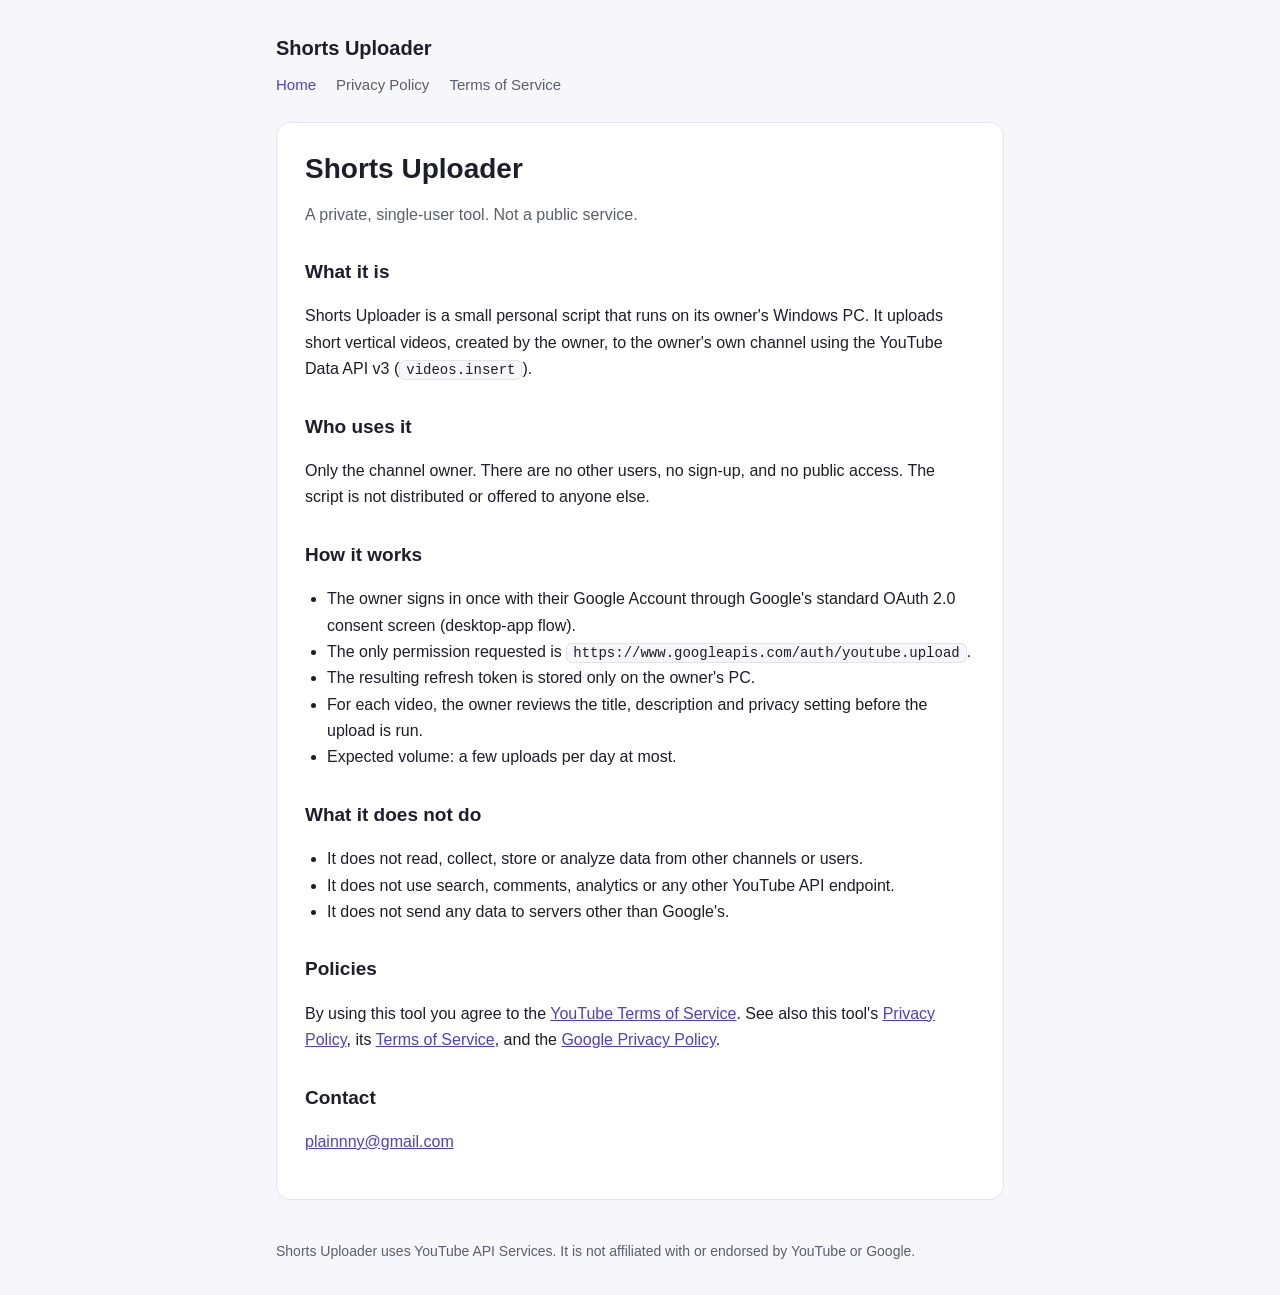
<file: index.html>
<!doctype html>
<html lang="en">
<head>
  <meta charset="utf-8">
  <meta name="viewport" content="width=device-width, initial-scale=1">
  <title>Shorts Uploader</title>
  <meta name="description" content="A private, single-user script that uploads the owner's own Shorts to their own channel via the YouTube Data API v3.">
  <link rel="stylesheet" href="style.css">
</head>
<body>
  <header>
    <a class="brand" href="index.html">Shorts Uploader</a>
    <nav>
      <a href="index.html" aria-current="page">Home</a>
      <a href="privacy.html">Privacy Policy</a>
      <a href="terms.html">Terms of Service</a>
    </nav>
  </header>

  <main>
    <div class="card">
      <h1>Shorts Uploader</h1>
      <p class="muted">A private, single-user tool. Not a public service.</p>

      <h2>What it is</h2>
      <p>Shorts Uploader is a small personal script that runs on its owner's Windows PC. It uploads short vertical videos, created by the owner, to the owner's own channel using the YouTube Data API v3 (<code>videos.insert</code>).</p>

      <h2>Who uses it</h2>
      <p>Only the channel owner. There are no other users, no sign-up, and no public access. The script is not distributed or offered to anyone else.</p>

      <h2>How it works</h2>
      <ul>
        <li>The owner signs in once with their Google Account through Google's standard OAuth 2.0 consent screen (desktop-app flow).</li>
        <li>The only permission requested is <code>https://www.googleapis.com/auth/youtube.upload</code>.</li>
        <li>The resulting refresh token is stored only on the owner's PC.</li>
        <li>For each video, the owner reviews the title, description and privacy setting before the upload is run.</li>
        <li>Expected volume: a few uploads per day at most.</li>
      </ul>

      <h2>What it does not do</h2>
      <ul>
        <li>It does not read, collect, store or analyze data from other channels or users.</li>
        <li>It does not use search, comments, analytics or any other YouTube API endpoint.</li>
        <li>It does not send any data to servers other than Google's.</li>
      </ul>

      <h2>Policies</h2>
      <p>By using this tool you agree to the <a href="https://www.youtube.com/t/terms">YouTube Terms of Service</a>. See also this tool's <a href="privacy.html">Privacy Policy</a>, its <a href="terms.html">Terms of Service</a>, and the <a href="https://policies.google.com/privacy">Google Privacy Policy</a>.</p>

      <h2>Contact</h2>
      <p><a href="mailto:plainnny@gmail.com">plainnny@gmail.com</a></p>
    </div>
  </main>

  <footer>Shorts Uploader uses YouTube API Services. It is not affiliated with or endorsed by YouTube or Google.</footer>
</body>
</html>
</file>
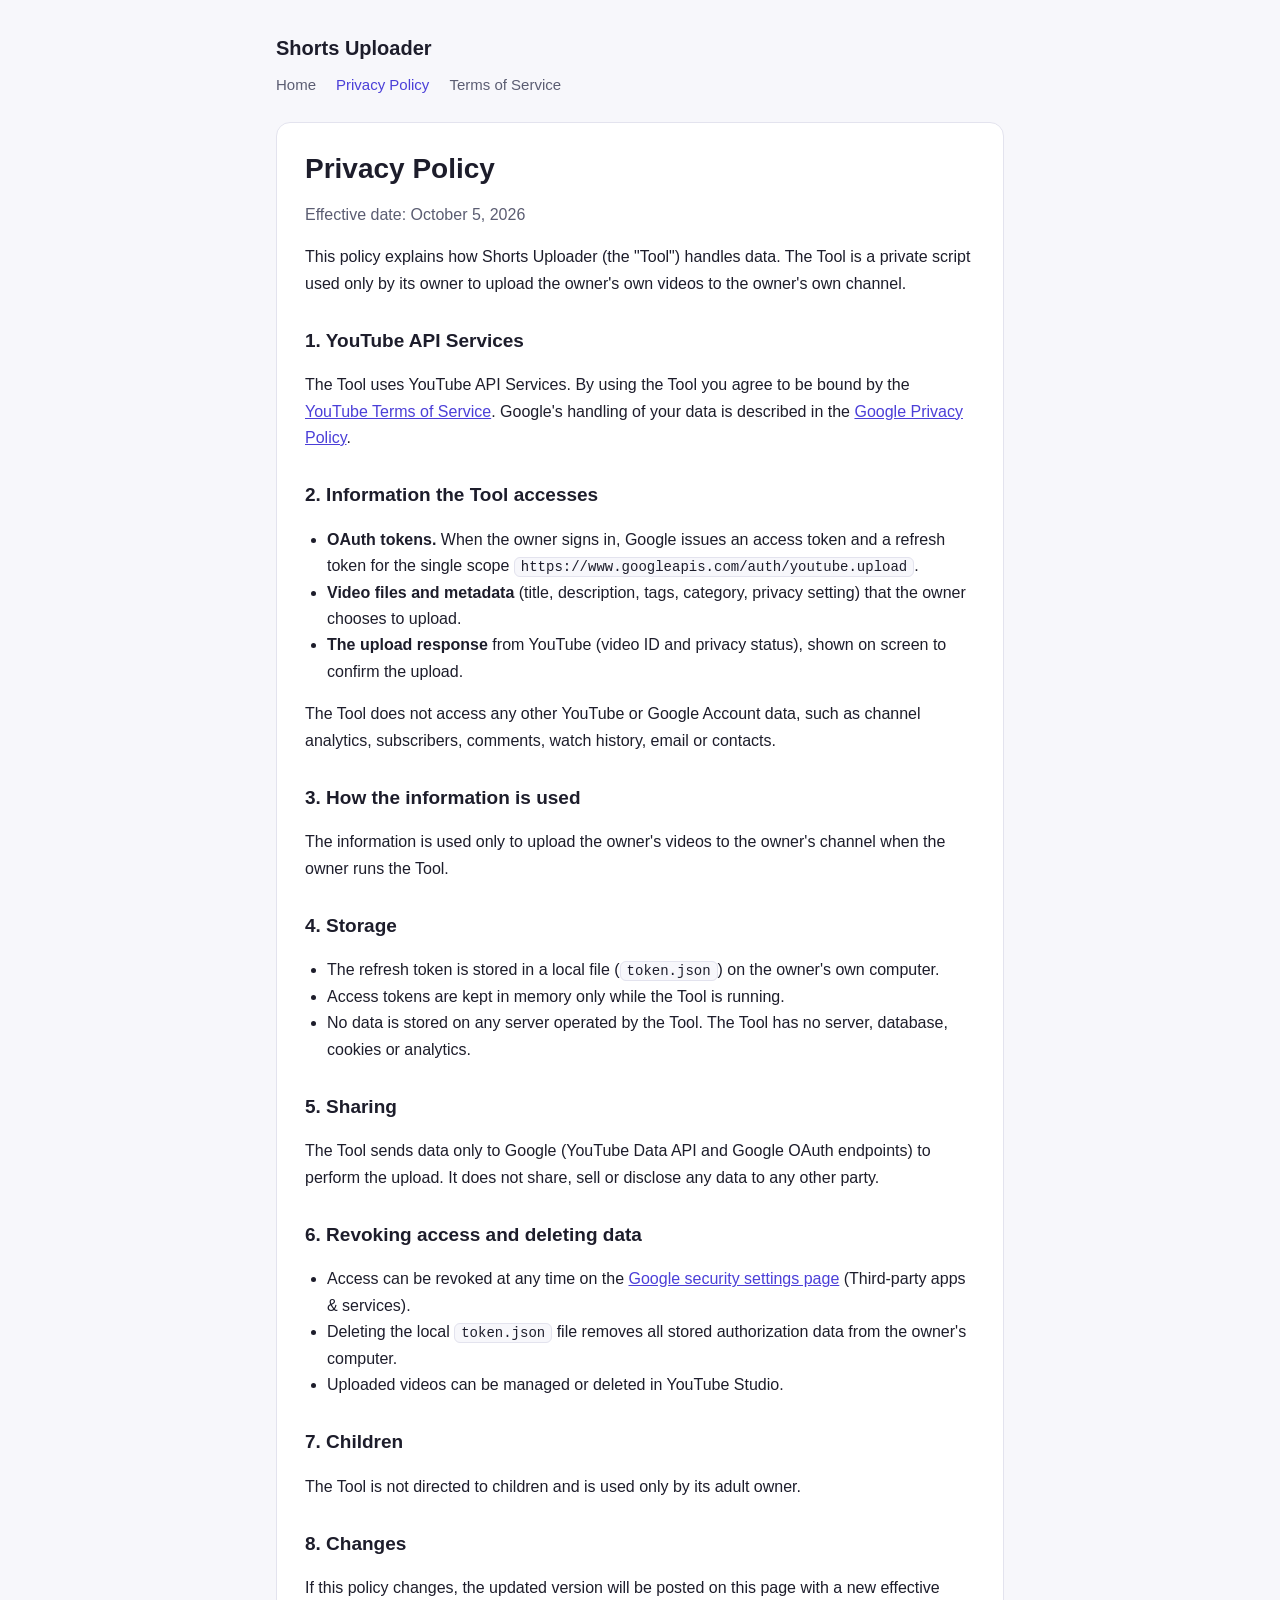
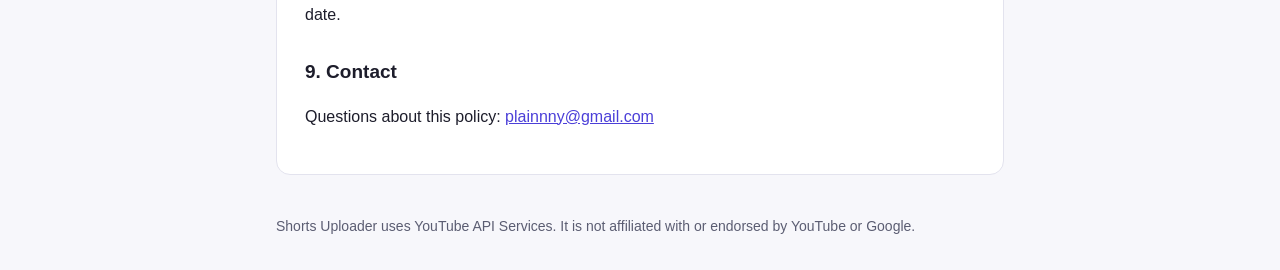
<file: privacy.html>
<!doctype html>
<html lang="en">
<head>
  <meta charset="utf-8">
  <meta name="viewport" content="width=device-width, initial-scale=1">
  <title>Privacy Policy – Shorts Uploader</title>
  <link rel="stylesheet" href="style.css">
</head>
<body>
  <header>
    <a class="brand" href="index.html">Shorts Uploader</a>
    <nav>
      <a href="index.html">Home</a>
      <a href="privacy.html" aria-current="page">Privacy Policy</a>
      <a href="terms.html">Terms of Service</a>
    </nav>
  </header>

  <main>
    <div class="card">
      <h1>Privacy Policy</h1>
      <p class="muted">Effective date: October 5, 2026</p>

      <p>This policy explains how Shorts Uploader (the "Tool") handles data. The Tool is a private script used only by its owner to upload the owner's own videos to the owner's own channel.</p>

      <h2>1. YouTube API Services</h2>
      <p>The Tool uses YouTube API Services. By using the Tool you agree to be bound by the <a href="https://www.youtube.com/t/terms">YouTube Terms of Service</a>. Google's handling of your data is described in the <a href="https://policies.google.com/privacy">Google Privacy Policy</a>.</p>

      <h2>2. Information the Tool accesses</h2>
      <ul>
        <li><strong>OAuth tokens.</strong> When the owner signs in, Google issues an access token and a refresh token for the single scope <code>https://www.googleapis.com/auth/youtube.upload</code>.</li>
        <li><strong>Video files and metadata</strong> (title, description, tags, category, privacy setting) that the owner chooses to upload.</li>
        <li><strong>The upload response</strong> from YouTube (video ID and privacy status), shown on screen to confirm the upload.</li>
      </ul>
      <p>The Tool does not access any other YouTube or Google Account data, such as channel analytics, subscribers, comments, watch history, email or contacts.</p>

      <h2>3. How the information is used</h2>
      <p>The information is used only to upload the owner's videos to the owner's channel when the owner runs the Tool.</p>

      <h2>4. Storage</h2>
      <ul>
        <li>The refresh token is stored in a local file (<code>token.json</code>) on the owner's own computer.</li>
        <li>Access tokens are kept in memory only while the Tool is running.</li>
        <li>No data is stored on any server operated by the Tool. The Tool has no server, database, cookies or analytics.</li>
      </ul>

      <h2>5. Sharing</h2>
      <p>The Tool sends data only to Google (YouTube Data API and Google OAuth endpoints) to perform the upload. It does not share, sell or disclose any data to any other party.</p>

      <h2>6. Revoking access and deleting data</h2>
      <ul>
        <li>Access can be revoked at any time on the <a href="https://myaccount.google.com/permissions">Google security settings page</a> (Third-party apps &amp; services).</li>
        <li>Deleting the local <code>token.json</code> file removes all stored authorization data from the owner's computer.</li>
        <li>Uploaded videos can be managed or deleted in YouTube Studio.</li>
      </ul>

      <h2>7. Children</h2>
      <p>The Tool is not directed to children and is used only by its adult owner.</p>

      <h2>8. Changes</h2>
      <p>If this policy changes, the updated version will be posted on this page with a new effective date.</p>

      <h2>9. Contact</h2>
      <p>Questions about this policy: <a href="mailto:plainnny@gmail.com">plainnny@gmail.com</a></p>
    </div>
  </main>

  <footer>Shorts Uploader uses YouTube API Services. It is not affiliated with or endorsed by YouTube or Google.</footer>
</body>
</html>
</file>
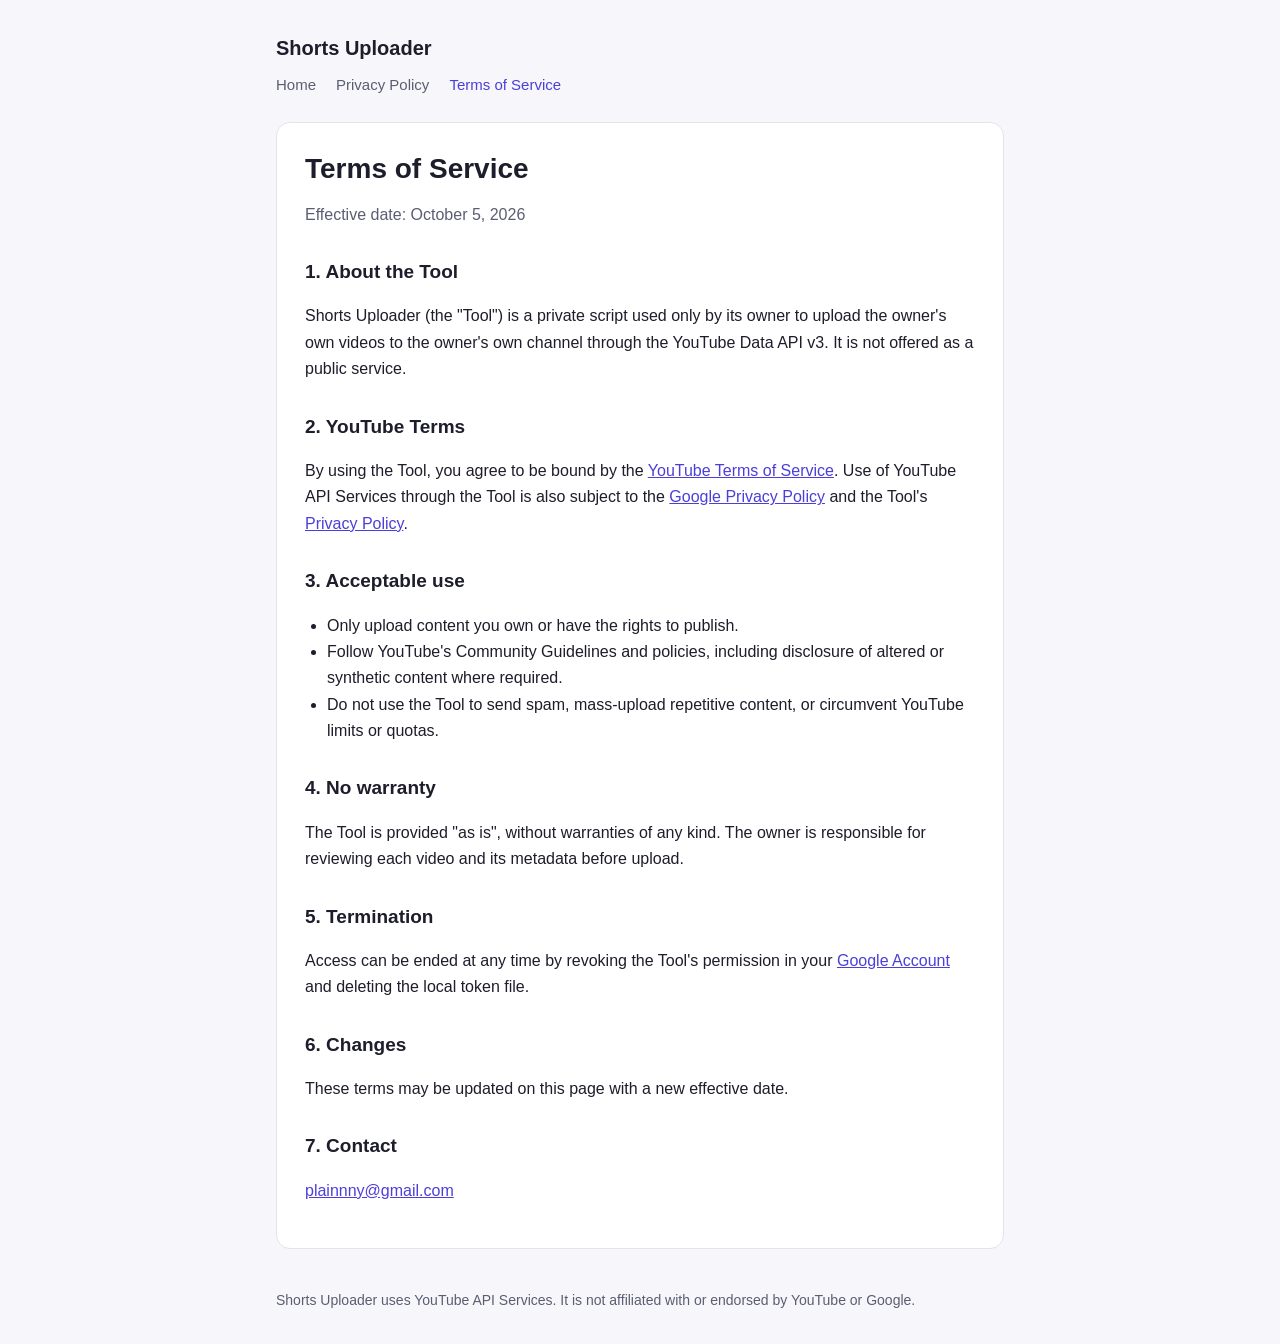
<file: terms.html>
<!doctype html>
<html lang="en">
<head>
  <meta charset="utf-8">
  <meta name="viewport" content="width=device-width, initial-scale=1">
  <title>Terms of Service – Shorts Uploader</title>
  <link rel="stylesheet" href="style.css">
</head>
<body>
  <header>
    <a class="brand" href="index.html">Shorts Uploader</a>
    <nav>
      <a href="index.html">Home</a>
      <a href="privacy.html">Privacy Policy</a>
      <a href="terms.html" aria-current="page">Terms of Service</a>
    </nav>
  </header>

  <main>
    <div class="card">
      <h1>Terms of Service</h1>
      <p class="muted">Effective date: October 5, 2026</p>

      <h2>1. About the Tool</h2>
      <p>Shorts Uploader (the "Tool") is a private script used only by its owner to upload the owner's own videos to the owner's own channel through the YouTube Data API v3. It is not offered as a public service.</p>

      <h2>2. YouTube Terms</h2>
      <p>By using the Tool, you agree to be bound by the <a href="https://www.youtube.com/t/terms">YouTube Terms of Service</a>. Use of YouTube API Services through the Tool is also subject to the <a href="https://policies.google.com/privacy">Google Privacy Policy</a> and the Tool's <a href="privacy.html">Privacy Policy</a>.</p>

      <h2>3. Acceptable use</h2>
      <ul>
        <li>Only upload content you own or have the rights to publish.</li>
        <li>Follow YouTube's Community Guidelines and policies, including disclosure of altered or synthetic content where required.</li>
        <li>Do not use the Tool to send spam, mass-upload repetitive content, or circumvent YouTube limits or quotas.</li>
      </ul>

      <h2>4. No warranty</h2>
      <p>The Tool is provided "as is", without warranties of any kind. The owner is responsible for reviewing each video and its metadata before upload.</p>

      <h2>5. Termination</h2>
      <p>Access can be ended at any time by revoking the Tool's permission in your <a href="https://myaccount.google.com/permissions">Google Account</a> and deleting the local token file.</p>

      <h2>6. Changes</h2>
      <p>These terms may be updated on this page with a new effective date.</p>

      <h2>7. Contact</h2>
      <p><a href="mailto:plainnny@gmail.com">plainnny@gmail.com</a></p>
    </div>
  </main>

  <footer>Shorts Uploader uses YouTube API Services. It is not affiliated with or endorsed by YouTube or Google.</footer>
</body>
</html>
</file>
<file: style.css>
:root {
  --bg: #f7f7fb;
  --card: #ffffff;
  --text: #1d1d2b;
  --muted: #5b5d72;
  --accent: #4b3fd8;
  --border: #e3e3ee;
}
@media (prefers-color-scheme: dark) {
  :root {
    --bg: #12121c;
    --card: #1b1b29;
    --text: #ececf4;
    --muted: #a5a7bd;
    --accent: #a59cff;
    --border: #2c2c40;
  }
}
* { box-sizing: border-box; }
body {
  margin: 0;
  background: var(--bg);
  color: var(--text);
  font: 16px/1.65 -apple-system, "Segoe UI", Roboto, "Helvetica Neue", Arial, sans-serif;
}
header, main, footer { max-width: 760px; margin: 0 auto; padding: 0 16px; }
header { padding-top: 32px; }
nav { display: flex; gap: 20px; flex-wrap: wrap; margin-top: 8px; }
nav a { color: var(--muted); text-decoration: none; font-size: 15px; }
nav a[aria-current="page"], nav a:hover { color: var(--accent); }
.brand { font-weight: 700; font-size: 20px; color: var(--text); text-decoration: none; }
main { padding-top: 24px; padding-bottom: 40px; }
.card {
  background: var(--card);
  border: 1px solid var(--border);
  border-radius: 14px;
  padding: 28px;
}
h1 { font-size: 28px; line-height: 1.25; margin: 0 0 8px; }
h2 { font-size: 19px; margin: 28px 0 8px; }
p, li { color: var(--text); }
.muted { color: var(--muted); }
a { color: var(--accent); }
ul { padding-left: 22px; }
code { font-size: 14px; background: var(--bg); border: 1px solid var(--border); border-radius: 6px; padding: 1px 6px; }
footer { padding-bottom: 32px; font-size: 14px; color: var(--muted); }
@media (max-width: 520px) { .card { padding: 20px; } h1 { font-size: 24px; } }
</file>
